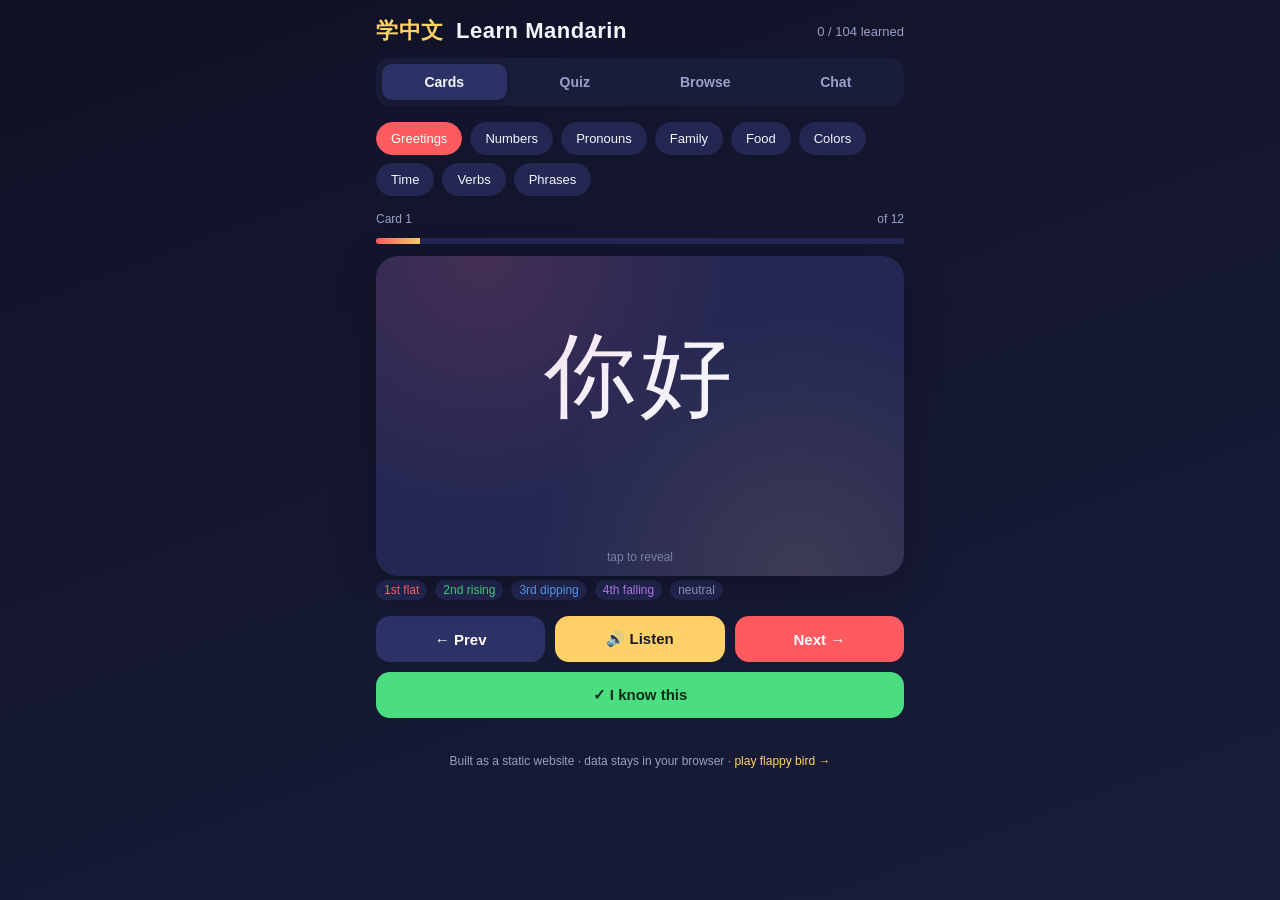
<file: index.html>
<!DOCTYPE html>
<html lang="en">
<head>
<meta charset="UTF-8" />
<meta name="viewport" content="width=device-width, initial-scale=1.0, maximum-scale=1.0, user-scalable=no, viewport-fit=cover" />
<meta name="apple-mobile-web-app-capable" content="yes" />
<meta name="mobile-web-app-capable" content="yes" />
<meta name="theme-color" content="#0f1226" />
<meta name="description" content="Learn Mandarin Chinese with flashcards, quizzes, tone-colored pinyin, and native audio." />
<title>学中文 — Learn Mandarin</title>
<link rel="icon" href="data:image/svg+xml,%3Csvg xmlns='http://www.w3.org/2000/svg' viewBox='0 0 100 100'%3E%3Ctext y='.9em' font-size='90'%3E%E5%AD%A6%3C/text%3E%3C/svg%3E" />
<link rel="stylesheet" href="styles.css" />
</head>
<body>
<div class="app">
  <header>
    <h1><span class="zh">学中文</span> Learn Mandarin</h1>
    <div class="stats" id="stats">0 / 0</div>
  </header>

  <div class="tabs">
    <button class="tab active" data-panel="learn">Cards</button>
    <button class="tab" data-panel="quiz">Quiz</button>
    <button class="tab" data-panel="browse">Browse</button>
    <button class="tab" data-panel="chat">Chat</button>
  </div>

  <div class="category-row" id="categoryRow"></div>

  <div class="panel active" id="panel-learn">
    <div class="progress-label">
      <span id="learnPos">Card 1</span>
      <span id="learnTotal">of 0</span>
    </div>
    <div class="progress-bar"><div class="progress-fill" id="learnProgress" style="width:0%"></div></div>

    <div class="flash-card" id="flashCard">
      <div class="hanzi" id="flHanzi">—</div>
      <div class="pinyin" id="flPinyin"></div>
      <div class="english" id="flEnglish"></div>
      <div class="hint" id="flHint">tap to reveal</div>
    </div>

    <div class="tone-legend">
      <span class="tone-1">1st flat</span>
      <span class="tone-2">2nd rising</span>
      <span class="tone-3">3rd dipping</span>
      <span class="tone-4">4th falling</span>
      <span class="tone-5">neutral</span>
    </div>

    <div class="controls">
      <button class="btn btn-prev" id="btnPrev">← Prev</button>
      <button class="btn btn-audio" id="btnSpeak">🔊 Listen</button>
      <button class="btn btn-next" id="btnNext">Next →</button>
      <button class="btn btn-known btn-full" id="btnKnown">✓ I know this</button>
    </div>
  </div>

  <div class="panel" id="panel-quiz">
    <div class="quiz-score">
      <div><div class="num" id="qCorrect">0</div><div class="lbl">Correct</div></div>
      <div><div class="num" id="qWrong">0</div><div class="lbl">Wrong</div></div>
      <div><div class="num" id="qStreak">0</div><div class="lbl">Streak</div></div>
    </div>

    <div class="quiz-prompt">
      <div class="quiz-q-label" id="quizLabel">Choose the meaning</div>
      <div class="quiz-q" id="quizQ">—</div>
    </div>

    <div class="quiz-options" id="quizOptions"></div>
    <div class="quiz-feedback" id="quizFeedback"></div>
  </div>

  <div class="panel" id="panel-browse">
    <div class="vocab-list" id="vocabList"></div>
  </div>

  <div class="panel" id="panel-chat">
    <div class="chat-toolbar">
      <div class="chat-status" id="chatStatus">—</div>
      <div class="chat-toolbar-buttons">
        <button class="icon-btn" id="chatClearBtn" title="Clear conversation" aria-label="Clear">🗑</button>
        <button class="icon-btn" id="chatSettingsBtn" title="Settings" aria-label="Settings">⚙</button>
      </div>
    </div>
    <div class="chat-thread" id="chatThread"></div>
    <div class="chat-input-row">
      <input type="text" id="chatInput" placeholder="Type in Chinese, pinyin, or English…" autocomplete="off" />
      <button class="btn btn-next" id="chatSend">Send</button>
    </div>
  </div>

  <div class="modal" id="chatSettings" aria-hidden="true">
    <div class="modal-card">
      <div class="modal-header">
        <h3>Chat settings</h3>
        <button class="icon-btn" id="settingsClose" aria-label="Close">✕</button>
      </div>
      <label class="field">
        <span>Anthropic API key</span>
        <input type="password" id="apiKeyInput" placeholder="sk-ant-…" autocomplete="off" />
        <small>Stored only in this browser. Sent only to api.anthropic.com.</small>
      </label>
      <label class="field">
        <span>Model</span>
        <select id="modelSelect"></select>
      </label>
      <label class="field">
        <span>Level</span>
        <select id="levelSelect"></select>
      </label>
      <div class="modal-actions">
        <button class="btn btn-next btn-full" id="settingsSave">Save</button>
      </div>
    </div>
  </div>

  <footer>
    Built as a static website &middot; data stays in your browser &middot;
    <a href="flappy.html">play flappy bird →</a>
  </footer>
</div>

<div class="toast" id="toast"></div>

<script src="vocab.js"></script>
<script src="app.js"></script>
<script src="chat.js"></script>
</body>
</html>
</file>
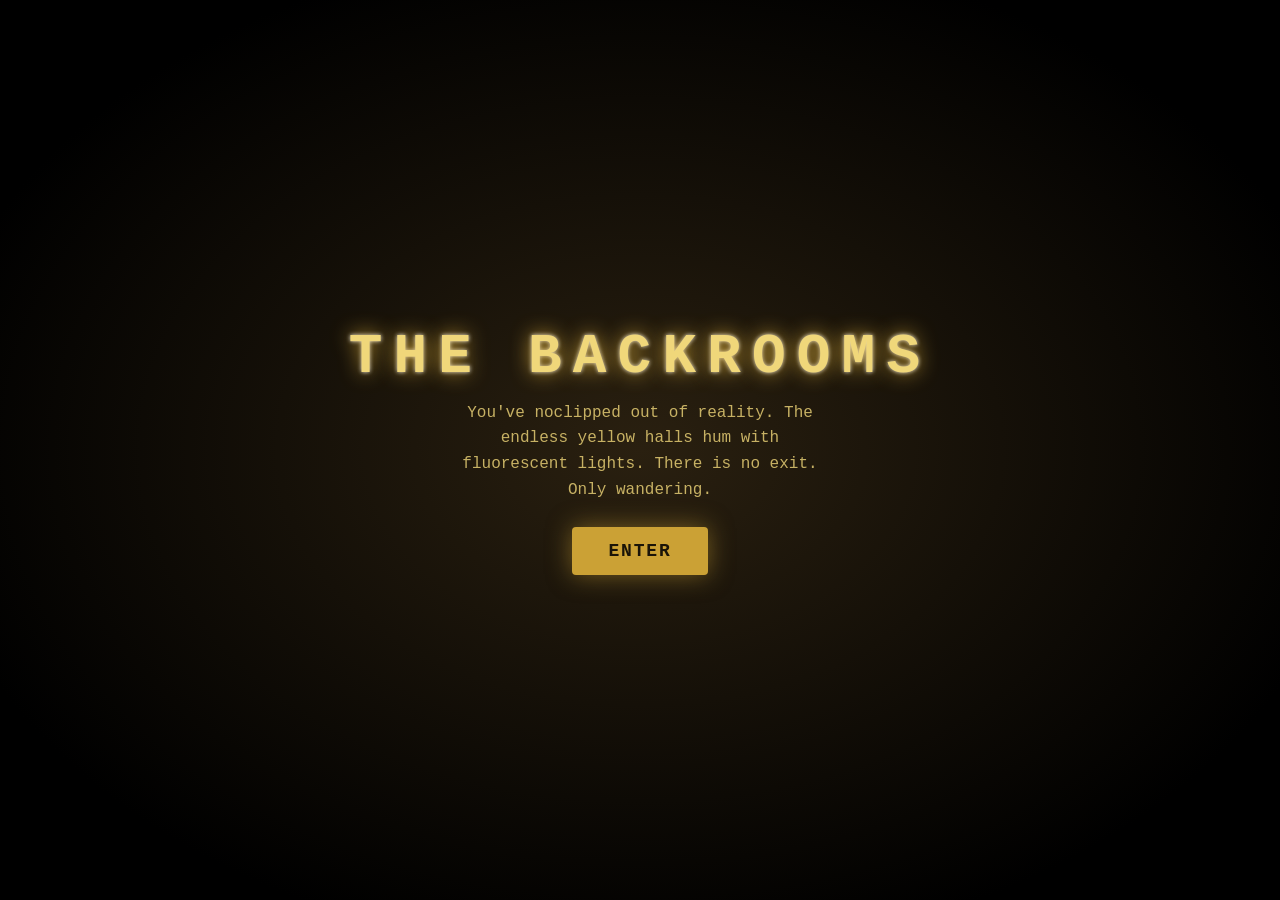
<file: backrooms.html>
<!DOCTYPE html>
<html lang="en">
<head>
<meta charset="UTF-8">
<meta name="viewport" content="width=device-width, initial-scale=1.0, maximum-scale=1.0, user-scalable=no, viewport-fit=cover">
<meta name="apple-mobile-web-app-capable" content="yes">
<meta name="mobile-web-app-capable" content="yes">
<meta name="apple-mobile-web-app-status-bar-style" content="black-translucent">
<meta name="theme-color" content="#cba135">
<title>The Backrooms</title>
<style>
  * { margin: 0; padding: 0; box-sizing: border-box; -webkit-tap-highlight-color: transparent; }
  html, body {
    width: 100%; height: 100%;
    overflow: hidden;
    background: #000;
    color: #f0d77a;
    font-family: "Courier New", monospace;
    touch-action: none;
    user-select: none;
    -webkit-user-select: none;
    overscroll-behavior: none;
  }
  #game {
    position: fixed; inset: 0;
    width: 100vw; height: 100vh;
    image-rendering: pixelated;
    image-rendering: crisp-edges;
    background: #1a1408;
  }
  #hud {
    position: fixed; inset: 0;
    pointer-events: none;
    z-index: 5;
  }
  #stats {
    position: absolute;
    top: max(12px, env(safe-area-inset-top));
    left: max(12px, env(safe-area-inset-left));
    font-size: 12px;
    color: rgba(240, 215, 122, 0.7);
    text-shadow: 1px 1px 0 #000;
    line-height: 1.4;
  }
  #hint {
    position: absolute;
    bottom: max(20px, env(safe-area-inset-bottom));
    left: 50%;
    transform: translateX(-50%);
    font-size: 11px;
    color: rgba(240, 215, 122, 0.5);
    text-shadow: 1px 1px 0 #000;
    text-align: center;
    transition: opacity 1s;
  }
  #joy {
    position: absolute;
    width: 100px; height: 100px;
    border: 2px solid rgba(240, 215, 122, 0.4);
    border-radius: 50%;
    pointer-events: none;
    display: none;
    transform: translate(-50%, -50%);
  }
  #joy::after {
    content: "";
    position: absolute;
    width: 40px; height: 40px;
    background: rgba(240, 215, 122, 0.4);
    border-radius: 50%;
    top: 50%; left: 50%;
    transform: translate(calc(-50% + var(--dx, 0px)), calc(-50% + var(--dy, 0px)));
  }
  #joy.show { display: block; }
  #overlay {
    position: fixed; inset: 0;
    background: radial-gradient(ellipse at center, #2a2010 0%, #000 80%);
    color: #f0d77a;
    z-index: 10;
    display: flex;
    flex-direction: column;
    align-items: center;
    justify-content: center;
    padding: 20px;
    text-align: center;
    transition: opacity 0.6s;
  }
  #overlay.hide { opacity: 0; pointer-events: none; }
  #overlay h1 {
    font-size: clamp(28px, 8vw, 56px);
    letter-spacing: 0.2em;
    margin-bottom: 12px;
    text-shadow: 0 0 20px #cba135, 0 0 4px #fff;
  }
  #overlay p {
    font-size: clamp(12px, 3.5vw, 16px);
    max-width: 380px;
    line-height: 1.6;
    opacity: 0.8;
    margin-bottom: 24px;
  }
  #overlay button {
    background: #cba135;
    border: none;
    color: #1a1408;
    padding: 14px 36px;
    font-size: 18px;
    font-family: inherit;
    font-weight: bold;
    letter-spacing: 0.1em;
    cursor: pointer;
    border-radius: 4px;
    box-shadow: 0 0 24px rgba(203, 161, 53, 0.5);
  }
  #overlay button:active { transform: scale(0.96); }
  #crosshair {
    position: absolute;
    top: 50%; left: 50%;
    width: 4px; height: 4px;
    background: rgba(240, 215, 122, 0.4);
    border-radius: 50%;
    transform: translate(-50%, -50%);
  }
</style>
</head>
<body>
<canvas id="game"></canvas>
<div id="hud">
  <div id="stats">THE BACKROOMS<br><span id="depth">DEPTH: 0m</span></div>
  <div id="crosshair"></div>
  <div id="hint">LEFT: move &middot; RIGHT: look</div>
</div>
<div id="joy"></div>
<div id="overlay">
  <h1>THE&nbsp;BACKROOMS</h1>
  <p>You've noclipped out of reality. The endless yellow halls hum with fluorescent lights. There is no exit. Only wandering.</p>
  <button id="enter">ENTER</button>
</div>
<script>
(() => {
  const W = 320, H = 200;
  const MAP_SIZE = 48;
  const FOV = 0.66;
  const FOG_DIST = 9;

  const canvas = document.getElementById('game');
  canvas.width = W; canvas.height = H;
  const ctx = canvas.getContext('2d');
  ctx.imageSmoothingEnabled = false;

  // ---- Map generation ----
  const map = new Uint8Array(MAP_SIZE * MAP_SIZE);
  function cell(x, y) {
    if (x < 0 || y < 0 || x >= MAP_SIZE || y >= MAP_SIZE) return 1;
    return map[y * MAP_SIZE + x];
  }
  function setCell(x, y, v) {
    if (x >= 0 && y >= 0 && x < MAP_SIZE && y < MAP_SIZE) map[y * MAP_SIZE + x] = v;
  }

  function genMap() {
    map.fill(0);
    // border
    for (let i = 0; i < MAP_SIZE; i++) {
      setCell(i, 0, 1); setCell(i, MAP_SIZE - 1, 1);
      setCell(0, i, 1); setCell(MAP_SIZE - 1, i, 1);
    }
    // long wall segments (corridors)
    for (let i = 0; i < 80; i++) {
      const x = 2 + (Math.random() * (MAP_SIZE - 4)) | 0;
      const y = 2 + (Math.random() * (MAP_SIZE - 4)) | 0;
      const len = 3 + (Math.random() * 7) | 0;
      const horiz = Math.random() < 0.5;
      for (let j = 0; j < len; j++) {
        const cx = horiz ? x + j : x;
        const cy = horiz ? y : y + j;
        if (cx > 0 && cx < MAP_SIZE - 1 && cy > 0 && cy < MAP_SIZE - 1) setCell(cx, cy, 1);
      }
      // gap (doorway)
      if (len > 4) {
        const g = 1 + (Math.random() * (len - 2)) | 0;
        if (horiz) setCell(x + g, y, 0);
        else setCell(x, y + g, 0);
      }
    }
    // pillars
    for (let i = 0; i < 60; i++) {
      const x = 2 + (Math.random() * (MAP_SIZE - 4)) | 0;
      const y = 2 + (Math.random() * (MAP_SIZE - 4)) | 0;
      setCell(x, y, 1);
    }
    // clear spawn area 5x5
    for (let y = 1; y <= 5; y++) for (let x = 1; x <= 5; x++) setCell(x, y, 0);
  }
  genMap();

  // ---- Textures ----
  const TS = 64;
  function buildTex(fn) {
    const data = new Uint8ClampedArray(TS * TS * 4);
    for (let y = 0; y < TS; y++) {
      for (let x = 0; x < TS; x++) {
        const i = (y * TS + x) * 4;
        const c = fn(x, y);
        data[i] = c[0]; data[i + 1] = c[1]; data[i + 2] = c[2]; data[i + 3] = 255;
      }
    }
    return data;
  }

  const wallTex = buildTex((x, y) => {
    let r = 215, g = 175, b = 80;
    // horizontal seams every 16
    if (y % 16 === 0) { r = 130; g = 100; b = 45; }
    // vertical seams (offset row to row, brick-like)
    const off = ((y / 16) | 0) % 2 ? 16 : 0;
    if ((x + off) % 32 === 0) { r = 130; g = 100; b = 45; }
    // scuff/stain spots
    const sx = x - 28, sy = y - 44;
    if (sx * sx + sy * sy < 20) { r -= 40; g -= 30; b -= 15; }
    // grain noise
    const n = (Math.random() - 0.5) * 22;
    return [r + n, g + n, b + n];
  });

  const floorTex = buildTex((x, y) => {
    let r = 165, g = 130, b = 60;
    // subtle stripe pattern (carpet weave)
    if ((x ^ y) & 1) { r -= 8; g -= 6; b -= 3; }
    // stains
    if (((x * 7 + y * 11) % 53) < 4) { r -= 30; g -= 25; b -= 12; }
    const n = (Math.random() - 0.5) * 18;
    return [r + n, g + n, b + n];
  });

  const ceilTex = buildTex((x, y) => {
    // ceiling tile grid 16x16
    const tx = x % 16, ty = y % 16;
    let r = 218, g = 205, b = 155;
    if (tx === 0 || ty === 0) { r = 150; g = 135; b = 90; }
    // light fixtures: bright strip
    const cx = x % 64, cy = y % 64;
    if (cy >= 6 && cy <= 10 && cx >= 12 && cx <= 52) {
      r = 255; g = 252; b = 220;
    }
    if ((cy === 5 || cy === 11) && cx >= 11 && cx <= 53) {
      r = 200; g = 180; b = 130;
    }
    const n = (Math.random() - 0.5) * 12;
    return [r + n, g + n, b + n];
  });

  // ---- Player ----
  const player = { x: 2.5, y: 2.5, angle: 0.3 };
  let dirX, dirY, planeX, planeY;
  function updateDir() {
    dirX = Math.cos(player.angle);
    dirY = Math.sin(player.angle);
    planeX = -Math.sin(player.angle) * FOV;
    planeY = Math.cos(player.angle) * FOV;
  }
  updateDir();

  let flicker = 1;
  let totalDist = 0;

  // ---- Render ----
  const imgData = ctx.createImageData(W, H);
  const px = imgData.data;
  const halfH = H / 2;

  function castFrame() {
    // Floor + ceiling per row
    const rdx0 = dirX - planeX, rdy0 = dirY - planeY;
    const rdx1 = dirX + planeX, rdy1 = dirY + planeY;

    for (let y = 0; y < H; y++) {
      const isFloor = y >= halfH;
      const p = isFloor ? y - halfH : halfH - y;
      if (p === 0) continue;
      const rowDist = halfH / p;
      const fog = Math.min(1, rowDist / FOG_DIST);
      const fogStr = fog * fog;
      const fogInv = 1 - fogStr;

      const stepX = rowDist * (rdx1 - rdx0) / W;
      const stepY = rowDist * (rdy1 - rdy0) / W;
      let fx = player.x + rowDist * rdx0;
      let fy = player.y + rowDist * rdy0;

      const tex = isFloor ? floorTex : ceilTex;
      const ceilLight = isFloor ? 1 : flicker;

      let pi = y * W * 4;
      for (let x = 0; x < W; x++) {
        const tx = ((fx * TS) | 0) & (TS - 1);
        const ty = ((fy * TS) | 0) & (TS - 1);
        const ti = (ty * TS + tx) * 4;
        const r = (tex[ti] * ceilLight) * fogInv + 18 * fogStr;
        const g = (tex[ti + 1] * ceilLight) * fogInv + 16 * fogStr;
        const b = (tex[ti + 2] * ceilLight) * fogInv + 8 * fogStr;
        px[pi] = r;
        px[pi + 1] = g;
        px[pi + 2] = b;
        px[pi + 3] = 255;
        pi += 4;
        fx += stepX;
        fy += stepY;
      }
    }

    // Walls per column
    for (let x = 0; x < W; x++) {
      const cameraX = 2 * x / W - 1;
      const rdx = dirX + planeX * cameraX;
      const rdy = dirY + planeY * cameraX;

      let mx = player.x | 0, my = player.y | 0;
      const ddx = rdx === 0 ? 1e30 : Math.abs(1 / rdx);
      const ddy = rdy === 0 ? 1e30 : Math.abs(1 / rdy);
      let stepX, stepY, sdx, sdy;

      if (rdx < 0) { stepX = -1; sdx = (player.x - mx) * ddx; }
      else { stepX = 1; sdx = (mx + 1 - player.x) * ddx; }
      if (rdy < 0) { stepY = -1; sdy = (player.y - my) * ddy; }
      else { stepY = 1; sdy = (my + 1 - player.y) * ddy; }

      let side = 0, hit = 0;
      for (let i = 0; i < 80 && !hit; i++) {
        if (sdx < sdy) { sdx += ddx; mx += stepX; side = 0; }
        else { sdy += ddy; my += stepY; side = 1; }
        if (cell(mx, my) === 1) hit = 1;
      }
      if (!hit) continue;

      const dist = side === 0 ? sdx - ddx : sdy - ddy;
      if (dist <= 0) continue;
      const lineH = (H / dist) | 0;
      const drawStartF = -lineH / 2 + halfH;
      const drawEndF = lineH / 2 + halfH;
      const drawStart = drawStartF < 0 ? 0 : drawStartF | 0;
      const drawEnd = drawEndF >= H ? H : drawEndF | 0;

      let wallX = side === 0 ? player.y + dist * rdy : player.x + dist * rdx;
      wallX -= Math.floor(wallX);
      let texX = (wallX * TS) | 0;
      if (side === 0 && rdx > 0) texX = TS - texX - 1;
      if (side === 1 && rdy < 0) texX = TS - texX - 1;

      const fog = Math.min(1, dist / FOG_DIST);
      const fogStr = fog * fog;
      const fogInv = 1 - fogStr;
      const shade = side === 0 ? 1 : 0.72;

      const step = TS / lineH;
      let texPos = (drawStart - drawStartF) * step;

      for (let y = drawStart; y < drawEnd; y++) {
        const ty = ((texPos) | 0) & (TS - 1);
        texPos += step;
        const ti = (ty * TS + texX) * 4;
        const r = wallTex[ti] * shade * fogInv + 18 * fogStr;
        const g = wallTex[ti + 1] * shade * fogInv + 16 * fogStr;
        const b = wallTex[ti + 2] * shade * fogInv + 8 * fogStr;
        const pi = (y * W + x) * 4;
        px[pi] = r;
        px[pi + 1] = g;
        px[pi + 2] = b;
        px[pi + 3] = 255;
      }
    }

    ctx.putImageData(imgData, 0, 0);

    // Vignette overlay (drawn after)
    const grd = ctx.createRadialGradient(W / 2, H / 2, H / 4, W / 2, H / 2, H * 0.75);
    grd.addColorStop(0, 'rgba(0,0,0,0)');
    grd.addColorStop(1, 'rgba(0,0,0,0.55)');
    ctx.fillStyle = grd;
    ctx.fillRect(0, 0, W, H);
  }

  // ---- Movement / collision ----
  function tryMove(nx, ny) {
    const r = 0.18;
    const cx = nx > player.x ? nx + r : nx - r;
    const cy = ny > player.y ? ny + r : ny - r;
    if (cell(cx | 0, player.y | 0) === 0) player.x = nx;
    if (cell(player.x | 0, cy | 0) === 0) player.y = ny;
  }

  // ---- Input ----
  const keys = {};
  window.addEventListener('keydown', e => {
    keys[e.code] = true;
    if (['Space', 'ArrowUp', 'ArrowDown', 'ArrowLeft', 'ArrowRight'].includes(e.code)) e.preventDefault();
  });
  window.addEventListener('keyup', e => { keys[e.code] = false; });

  let joyId = null, joySX = 0, joySY = 0, joyDx = 0, joyDy = 0;
  let lookId = null, lookLX = 0;
  const joyEl = document.getElementById('joy');

  function showJoy(sx, sy, dx, dy) {
    joyEl.classList.add('show');
    joyEl.style.left = sx + 'px';
    joyEl.style.top = sy + 'px';
    joyEl.style.setProperty('--dx', dx + 'px');
    joyEl.style.setProperty('--dy', dy + 'px');
  }
  function hideJoy() { joyEl.classList.remove('show'); }

  function onTouchStart(e) {
    e.preventDefault();
    for (const t of e.changedTouches) {
      if (t.clientX < window.innerWidth / 2 && joyId === null) {
        joyId = t.identifier;
        joySX = t.clientX; joySY = t.clientY;
        joyDx = 0; joyDy = 0;
        showJoy(joySX, joySY, 0, 0);
      } else if (lookId === null) {
        lookId = t.identifier;
        lookLX = t.clientX;
      }
    }
  }
  function onTouchMove(e) {
    e.preventDefault();
    for (const t of e.changedTouches) {
      if (t.identifier === joyId) {
        const dx = t.clientX - joySX;
        const dy = t.clientY - joySY;
        const max = 50;
        const d = Math.hypot(dx, dy);
        const f = d > max ? max / d : 1;
        joyDx = dx * f / max;
        joyDy = dy * f / max;
        showJoy(joySX, joySY, dx * f, dy * f);
      } else if (t.identifier === lookId) {
        const dx = t.clientX - lookLX;
        player.angle += dx * 0.005;
        updateDir();
        lookLX = t.clientX;
      }
    }
  }
  function onTouchEnd(e) {
    for (const t of e.changedTouches) {
      if (t.identifier === joyId) { joyId = null; joyDx = 0; joyDy = 0; hideJoy(); }
      if (t.identifier === lookId) { lookId = null; }
    }
  }
  canvas.addEventListener('touchstart', onTouchStart, { passive: false });
  canvas.addEventListener('touchmove', onTouchMove, { passive: false });
  canvas.addEventListener('touchend', onTouchEnd);
  canvas.addEventListener('touchcancel', onTouchEnd);

  // mouse for desktop
  let mouseDown = false, mouseLX = 0;
  canvas.addEventListener('mousedown', e => { mouseDown = true; mouseLX = e.clientX; });
  window.addEventListener('mouseup', () => { mouseDown = false; });
  window.addEventListener('mousemove', e => {
    if (!mouseDown) return;
    player.angle += (e.clientX - mouseLX) * 0.005;
    mouseLX = e.clientX;
    updateDir();
  });

  // ---- Audio: ambient hum ----
  let audioStarted = false;
  function startAudio() {
    if (audioStarted) return;
    audioStarted = true;
    try {
      const AC = window.AudioContext || window.webkitAudioContext;
      const ac = new AC();
      // 60Hz hum + faint higher harmonic
      const o1 = ac.createOscillator(); o1.type = 'sine'; o1.frequency.value = 60;
      const o2 = ac.createOscillator(); o2.type = 'sine'; o2.frequency.value = 120;
      const g1 = ac.createGain(); g1.gain.value = 0.05;
      const g2 = ac.createGain(); g2.gain.value = 0.015;
      const lp = ac.createBiquadFilter(); lp.type = 'lowpass'; lp.frequency.value = 600;
      o1.connect(g1); o2.connect(g2);
      g1.connect(lp); g2.connect(lp);
      lp.connect(ac.destination);
      o1.start(); o2.start();
    } catch (e) {}
  }

  // ---- Game loop ----
  let lastTime = performance.now();
  let flickerTimer = 0;

  function update(dt) {
    const moveSpeed = 2.4 * dt;
    const rotSpeed = 2.5 * dt;

    let mf = 0, ms = 0;
    if (keys['KeyW'] || keys['ArrowUp']) mf += 1;
    if (keys['KeyS'] || keys['ArrowDown']) mf -= 1;
    if (keys['KeyA']) ms -= 1;
    if (keys['KeyD']) ms += 1;
    if (keys['ArrowLeft']) { player.angle -= rotSpeed; updateDir(); }
    if (keys['ArrowRight']) { player.angle += rotSpeed; updateDir(); }

    mf -= joyDy;
    ms += joyDx;

    if (mf || ms) {
      const len = Math.hypot(mf, ms);
      const nmf = mf / len, nms = ms / len;
      const sx = -planeX / FOV, sy = -planeY / FOV;
      const ox = player.x, oy = player.y;
      const nx = player.x + (dirX * nmf + sx * nms) * moveSpeed;
      const ny = player.y + (dirY * nmf + sy * nms) * moveSpeed;
      tryMove(nx, ny);
      totalDist += Math.hypot(player.x - ox, player.y - oy);
    }

    // light flicker
    flickerTimer += dt;
    if (flickerTimer > 0.05) {
      flickerTimer = 0;
      flicker = Math.random() < 0.04 ? (0.55 + Math.random() * 0.3) : (0.95 + Math.random() * 0.05);
    }
  }

  const depthEl = document.getElementById('depth');
  let frameCount = 0;
  function loop(now) {
    const dt = Math.min(0.05, (now - lastTime) / 1000);
    lastTime = now;
    update(dt);
    castFrame();
    frameCount++;
    if ((frameCount & 7) === 0) {
      depthEl.textContent = 'DEPTH: ' + (totalDist * 1.5 | 0) + 'm';
    }
    requestAnimationFrame(loop);
  }

  // ---- Start ----
  const overlay = document.getElementById('overlay');
  const hint = document.getElementById('hint');
  document.getElementById('enter').addEventListener('click', () => {
    overlay.classList.add('hide');
    startAudio();
    setTimeout(() => { hint.style.opacity = '0'; }, 5000);
    requestAnimationFrame(now => { lastTime = now; loop(now); });
  });
})();
</script>
</body>
</html>
</file>
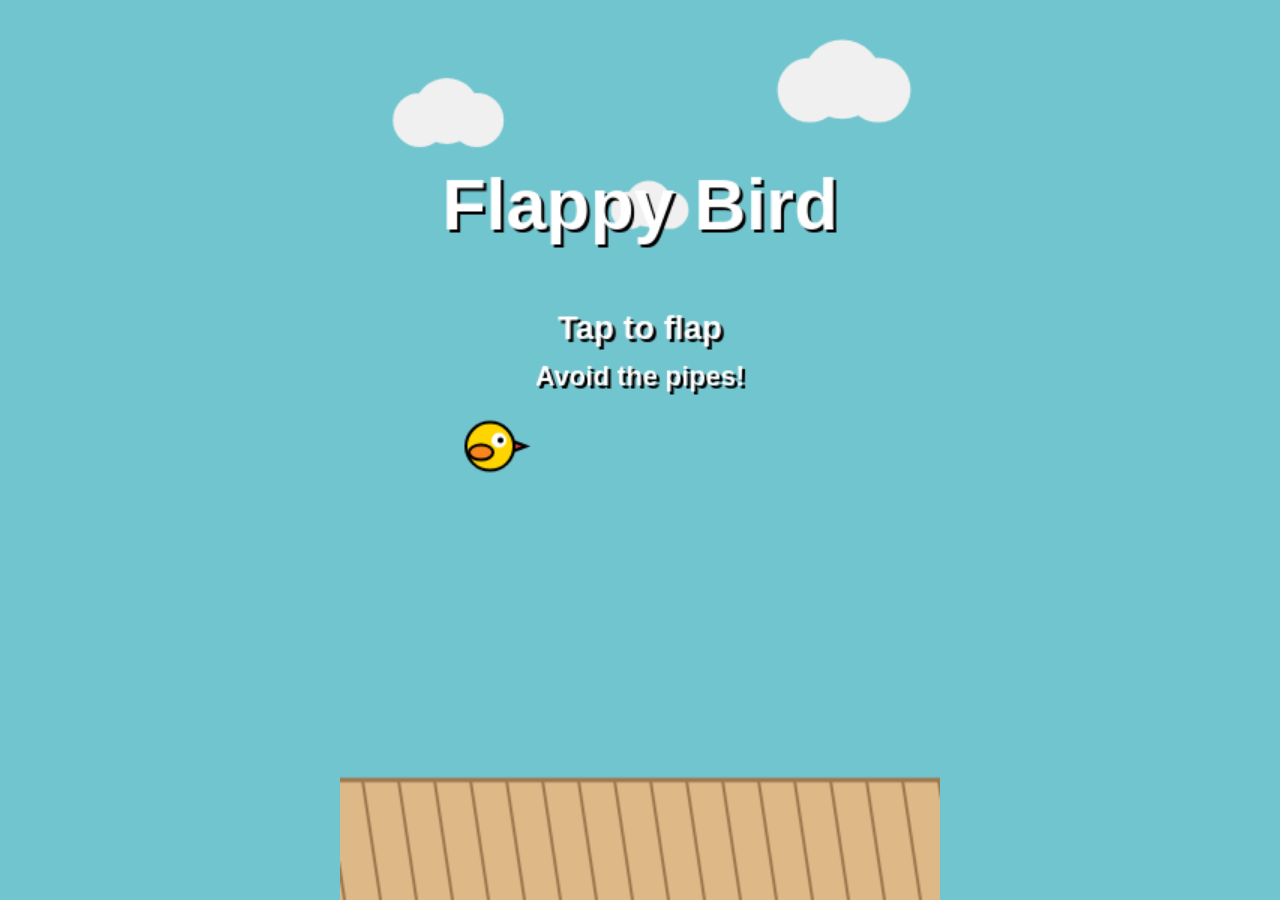
<file: flappy.html>
<!DOCTYPE html>
<html lang="en">
<head>
<meta charset="UTF-8">
<meta name="viewport" content="width=device-width, initial-scale=1.0, maximum-scale=1.0, user-scalable=no, viewport-fit=cover">
<meta name="apple-mobile-web-app-capable" content="yes">
<meta name="mobile-web-app-capable" content="yes">
<meta name="apple-mobile-web-app-status-bar-style" content="black-translucent">
<meta name="theme-color" content="#71c5cf">
<title>Flappy Bird</title>
<style>
  * { margin: 0; padding: 0; box-sizing: border-box; -webkit-tap-highlight-color: transparent; }
  html, body {
    width: 100%; height: 100%;
    overflow: hidden;
    background: #71c5cf;
    touch-action: none;
    user-select: none;
    -webkit-user-select: none;
    overscroll-behavior: none;
  }
  body {
    display: flex;
    align-items: center;
    justify-content: center;
    font-family: -apple-system, BlinkMacSystemFont, "Segoe UI", Arial, sans-serif;
  }
  canvas {
    display: block;
    background: #71c5cf;
    touch-action: none;
    max-width: 100vw;
    max-height: 100vh;
  }
</style>
</head>
<body>
<canvas id="game"></canvas>
<script>
(() => {
  const canvas = document.getElementById('game');
  const ctx = canvas.getContext('2d');

  const BASE_W = 400;
  const BASE_H = 600;
  const GROUND_HEIGHT = 80;
  const GRAVITY = 0.5;
  const FLAP_STRENGTH = -9;
  const PIPE_SPEED = 3;
  const PIPE_GAP = 150;
  const PIPE_WIDTH = 60;
  const PIPE_INTERVAL = 1500;

  let scale = 1;
  function resize() {
    const dpr = window.devicePixelRatio || 1;
    const ww = window.innerWidth;
    const wh = window.innerHeight;
    const ratio = BASE_W / BASE_H;
    let cw, ch;
    if (ww / wh > ratio) {
      ch = wh;
      cw = wh * ratio;
    } else {
      cw = ww;
      ch = ww / ratio;
    }
    canvas.style.width = cw + 'px';
    canvas.style.height = ch + 'px';
    canvas.width = BASE_W * dpr;
    canvas.height = BASE_H * dpr;
    ctx.setTransform(dpr, 0, 0, dpr, 0, 0);
  }
  window.addEventListener('resize', resize);
  resize();

  const HIGH_SCORE_KEY = 'flappyBirdHighScore';
  let highScore = parseInt(localStorage.getItem(HIGH_SCORE_KEY) || '0', 10);

  const bird = {
    x: BASE_W / 4, y: BASE_H / 2,
    r: 16, vy: 0, rot: 0,
    reset() { this.x = BASE_W / 4; this.y = BASE_H / 2; this.vy = 0; this.rot = 0; },
    flap() { this.vy = FLAP_STRENGTH; },
    update() { this.vy += GRAVITY; this.y += this.vy; this.rot = Math.max(-25, Math.min(this.vy * 4, 80)); },
    rect() { return { x: this.x - this.r + 2, y: this.y - this.r + 2, w: this.r * 2 - 4, h: this.r * 2 - 4 }; },
    draw() {
      ctx.save();
      ctx.translate(this.x, this.y);
      ctx.rotate(this.rot * Math.PI / 180);
      // body
      ctx.fillStyle = '#ffd500';
      ctx.beginPath();
      ctx.arc(0, 0, this.r, 0, Math.PI * 2);
      ctx.fill();
      ctx.lineWidth = 2;
      ctx.strokeStyle = '#000';
      ctx.stroke();
      // wing
      ctx.fillStyle = '#fc861e';
      ctx.beginPath();
      ctx.ellipse(-6, 4, 8, 5, 0, 0, Math.PI * 2);
      ctx.fill();
      ctx.stroke();
      // eye
      ctx.fillStyle = '#fff';
      ctx.beginPath();
      ctx.arc(6, -4, 5, 0, Math.PI * 2);
      ctx.fill();
      ctx.fillStyle = '#000';
      ctx.beginPath();
      ctx.arc(7, -4, 2, 0, Math.PI * 2);
      ctx.fill();
      // beak
      ctx.fillStyle = '#dc3c3c';
      ctx.beginPath();
      ctx.moveTo(this.r, -3);
      ctx.lineTo(this.r + 8, 0);
      ctx.lineTo(this.r, 3);
      ctx.closePath();
      ctx.fill();
      ctx.stroke();
      ctx.restore();
    }
  };

  let pipes = [];
  function spawnPipe() {
    const gapY = 100 + Math.random() * (BASE_H - GROUND_HEIGHT - 200 - PIPE_GAP);
    pipes.push({ x: BASE_W + 20, gapY, passed: false });
  }
  function updatePipes() {
    for (const p of pipes) p.x -= PIPE_SPEED;
    pipes = pipes.filter(p => p.x + PIPE_WIDTH > 0);
  }
  function drawPipes() {
    for (const p of pipes) {
      // top
      ctx.fillStyle = '#73bf2c';
      ctx.fillRect(p.x, 0, PIPE_WIDTH, p.gapY);
      ctx.strokeStyle = '#579121';
      ctx.lineWidth = 3;
      ctx.strokeRect(p.x, 0, PIPE_WIDTH, p.gapY);
      // bottom
      const by = p.gapY + PIPE_GAP;
      const bh = BASE_H - GROUND_HEIGHT - by;
      ctx.fillStyle = '#73bf2c';
      ctx.fillRect(p.x, by, PIPE_WIDTH, bh);
      ctx.strokeRect(p.x, by, PIPE_WIDTH, bh);
      // caps
      ctx.fillStyle = '#73bf2c';
      ctx.fillRect(p.x - 4, p.gapY - 24, PIPE_WIDTH + 8, 24);
      ctx.strokeRect(p.x - 4, p.gapY - 24, PIPE_WIDTH + 8, 24);
      ctx.fillRect(p.x - 4, by, PIPE_WIDTH + 8, 24);
      ctx.strokeRect(p.x - 4, by, PIPE_WIDTH + 8, 24);
    }
  }
  function rectsCollide(a, b) {
    return a.x < b.x + b.w && a.x + a.w > b.x && a.y < b.y + b.h && a.y + a.h > b.y;
  }
  function checkPipeCollision() {
    const br = bird.rect();
    for (const p of pipes) {
      const top = { x: p.x, y: 0, w: PIPE_WIDTH, h: p.gapY };
      const bot = { x: p.x, y: p.gapY + PIPE_GAP, w: PIPE_WIDTH, h: BASE_H - GROUND_HEIGHT - (p.gapY + PIPE_GAP) };
      if (rectsCollide(br, top) || rectsCollide(br, bot)) return true;
    }
    return false;
  }

  const clouds = [
    { x: 80, y: 80, s: 1.0 },
    { x: 220, y: 140, s: 0.7 },
    { x: 340, y: 60, s: 1.2 },
  ];
  function updateClouds() {
    for (const c of clouds) {
      c.x -= 0.4;
      if (c.x < -80) { c.x = BASE_W + 40; c.y = 40 + Math.random() * 160; }
    }
  }
  function drawClouds() {
    ctx.fillStyle = '#f0f0f0';
    for (const c of clouds) {
      ctx.beginPath();
      ctx.arc(c.x, c.y, 18 * c.s, 0, Math.PI * 2);
      ctx.arc(c.x + 18 * c.s, c.y - 6 * c.s, 22 * c.s, 0, Math.PI * 2);
      ctx.arc(c.x + 38 * c.s, c.y, 18 * c.s, 0, Math.PI * 2);
      ctx.fill();
    }
  }

  let groundOffset = 0;
  function drawGround() {
    const gy = BASE_H - GROUND_HEIGHT;
    ctx.fillStyle = '#deb887';
    ctx.fillRect(0, gy, BASE_W, GROUND_HEIGHT);
    ctx.strokeStyle = '#a07850';
    ctx.lineWidth = 2;
    const sw = 24;
    for (let i = -1; i < BASE_W / sw + 2; i++) {
      const x = i * sw - (groundOffset % sw);
      ctx.beginPath();
      ctx.moveTo(x, gy);
      ctx.lineTo(x + sw / 2, gy + GROUND_HEIGHT);
      ctx.stroke();
    }
    ctx.lineWidth = 3;
    ctx.beginPath();
    ctx.moveTo(0, gy);
    ctx.lineTo(BASE_W, gy);
    ctx.stroke();
  }

  function drawText(text, size, x, y, color = '#fff', shadow = true) {
    ctx.font = `bold ${size}px -apple-system, Arial, sans-serif`;
    ctx.textAlign = 'center';
    ctx.textBaseline = 'middle';
    if (shadow) {
      ctx.fillStyle = '#000';
      ctx.fillText(text, x + 2, y + 2);
    }
    ctx.fillStyle = color;
    ctx.fillText(text, x, y);
  }

  let state = 'start';
  let score = 0;
  let spawnTimer = 0;
  let lastTime = performance.now();

  function action() {
    if (state === 'start') { state = 'playing'; bird.flap(); }
    else if (state === 'playing') { bird.flap(); }
    else if (state === 'gameover') {
      bird.reset(); pipes = []; score = 0; spawnTimer = 0; state = 'start';
    }
  }

  function onTap(e) { e.preventDefault(); action(); }
  canvas.addEventListener('touchstart', onTap, { passive: false });
  canvas.addEventListener('mousedown', onTap);
  window.addEventListener('keydown', e => {
    if (e.code === 'Space' || e.code === 'ArrowUp') { e.preventDefault(); action(); }
  });

  function loop(now) {
    const dt = now - lastTime;
    lastTime = now;

    updateClouds();

    if (state === 'playing') {
      bird.update();
      groundOffset += PIPE_SPEED;
      spawnTimer += dt;
      if (spawnTimer >= PIPE_INTERVAL) { spawnPipe(); spawnTimer = 0; }
      updatePipes();
      for (const p of pipes) {
        if (!p.passed && p.x + PIPE_WIDTH < bird.x) { p.passed = true; score++; }
      }
      if (checkPipeCollision()) {
        state = 'gameover';
        if (score > highScore) { highScore = score; localStorage.setItem(HIGH_SCORE_KEY, score); }
      }
      if (bird.y + bird.r >= BASE_H - GROUND_HEIGHT) {
        bird.y = BASE_H - GROUND_HEIGHT - bird.r;
        state = 'gameover';
        if (score > highScore) { highScore = score; localStorage.setItem(HIGH_SCORE_KEY, score); }
      }
      if (bird.y - bird.r < 0) { bird.y = bird.r; bird.vy = 0; }
    } else if (state === 'start') {
      bird.y = BASE_H / 2 + Math.sin(now / 200) * 8;
      groundOffset += PIPE_SPEED;
    } else if (state === 'gameover') {
      if (bird.y + bird.r < BASE_H - GROUND_HEIGHT) {
        bird.vy += GRAVITY;
        bird.y += bird.vy;
        bird.rot = Math.min(bird.rot + 5, 90);
      } else {
        bird.y = BASE_H - GROUND_HEIGHT - bird.r;
      }
    }

    // sky
    ctx.fillStyle = '#71c5cf';
    ctx.fillRect(0, 0, BASE_W, BASE_H);
    drawClouds();
    drawPipes();
    drawGround();
    bird.draw();

    if (state === 'start') {
      drawText('Flappy Bird', 48, BASE_W / 2, 140);
      drawText('Tap to flap', 22, BASE_W / 2, 220);
      drawText('Avoid the pipes!', 18, BASE_W / 2, 252);
      if (highScore > 0) drawText('Best: ' + highScore, 18, BASE_W / 2, 285);
    } else if (state === 'playing') {
      drawText(String(score), 56, BASE_W / 2, 70);
    } else if (state === 'gameover') {
      drawText('Game Over', 48, BASE_W / 2, 180);
      drawText('Score: ' + score, 28, BASE_W / 2, 240);
      drawText('Best: ' + highScore, 24, BASE_W / 2, 275);
      drawText('Tap to restart', 22, BASE_W / 2, 330);
    }

    requestAnimationFrame(loop);
  }
  requestAnimationFrame(loop);
})();
</script>
</body>
</html>
</file>
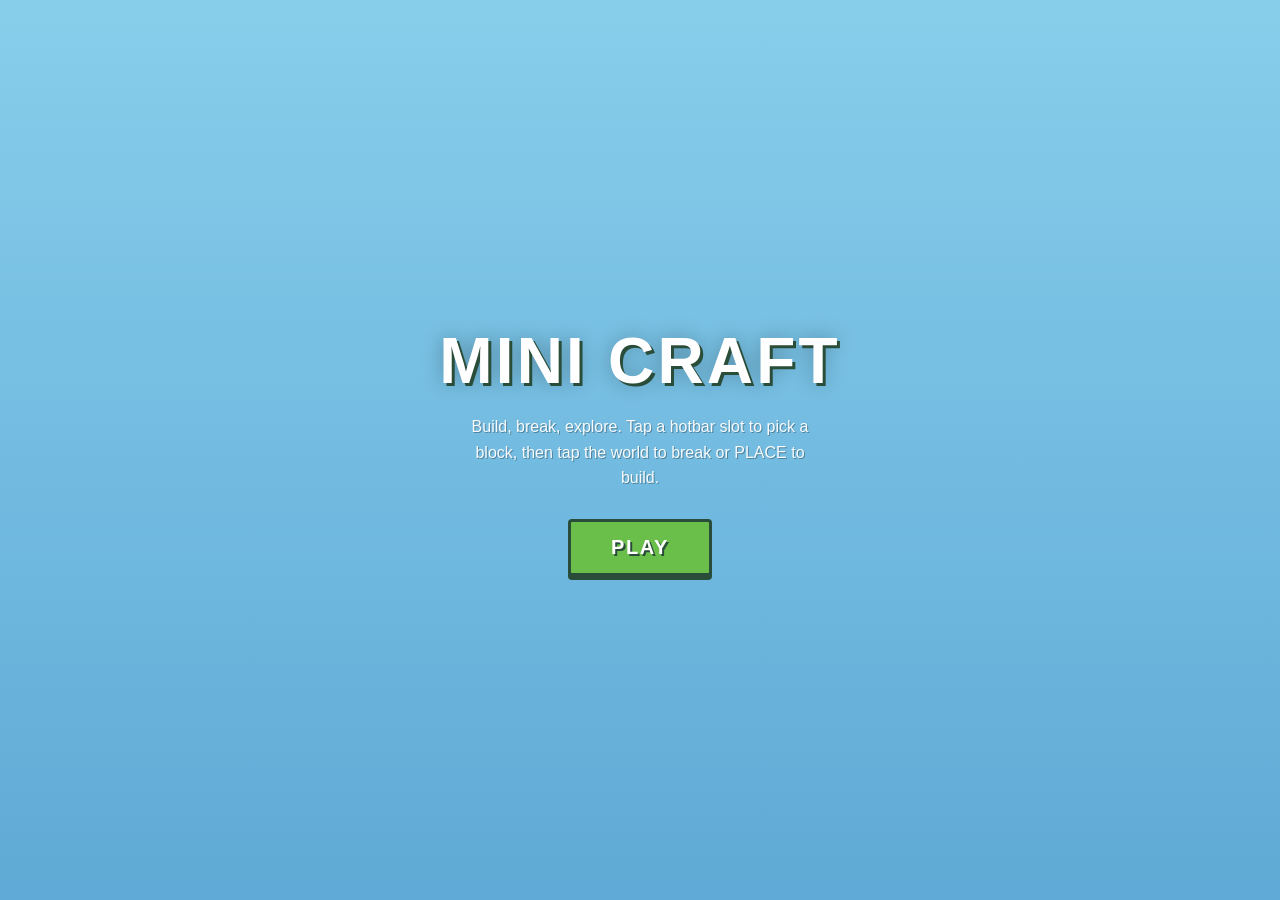
<file: minicraft.html>
<!DOCTYPE html>
<html lang="en">
<head>
<meta charset="UTF-8">
<meta name="viewport" content="width=device-width, initial-scale=1.0, maximum-scale=1.0, user-scalable=no, viewport-fit=cover">
<meta name="apple-mobile-web-app-capable" content="yes">
<meta name="mobile-web-app-capable" content="yes">
<meta name="apple-mobile-web-app-status-bar-style" content="black-translucent">
<meta name="theme-color" content="#87ceeb">
<title>Mini Craft</title>
<style>
  * { margin: 0; padding: 0; box-sizing: border-box; -webkit-tap-highlight-color: transparent; }
  html, body {
    width: 100%; height: 100%;
    overflow: hidden;
    background: #87ceeb;
    font-family: -apple-system, BlinkMacSystemFont, "Segoe UI", Arial, sans-serif;
    touch-action: none;
    user-select: none;
    -webkit-user-select: none;
    overscroll-behavior: none;
    color: #fff;
  }
  #game { position: fixed; inset: 0; width: 100vw; height: 100vh; display: block; }
  #hud { position: fixed; inset: 0; pointer-events: none; z-index: 5; }
  #crosshair {
    position: absolute; top: 50%; left: 50%;
    width: 18px; height: 18px;
    transform: translate(-50%, -50%);
    pointer-events: none;
  }
  #crosshair::before, #crosshair::after {
    content: ""; position: absolute;
    background: rgba(255,255,255,0.85);
    box-shadow: 0 0 2px rgba(0,0,0,0.6);
  }
  #crosshair::before { top: 50%; left: 0; right: 0; height: 2px; transform: translateY(-50%); }
  #crosshair::after { left: 50%; top: 0; bottom: 0; width: 2px; transform: translateX(-50%); }

  #hotbar {
    position: absolute;
    bottom: max(14px, env(safe-area-inset-bottom));
    left: 50%;
    transform: translateX(-50%);
    display: flex;
    gap: 4px;
    padding: 4px;
    background: rgba(0,0,0,0.4);
    border-radius: 6px;
    pointer-events: auto;
  }
  .slot {
    width: 44px; height: 44px;
    background: rgba(255,255,255,0.15);
    border: 2px solid rgba(255,255,255,0.25);
    border-radius: 4px;
    display: flex; align-items: center; justify-content: center;
    overflow: hidden;
    position: relative;
  }
  .slot.sel { border-color: #fff; box-shadow: 0 0 0 2px rgba(255,255,255,0.4) inset; }
  .slot canvas { width: 100%; height: 100%; image-rendering: pixelated; }
  .slot .num {
    position: absolute; top: 1px; left: 3px;
    font-size: 10px;
    color: rgba(255,255,255,0.7);
    text-shadow: 1px 1px 0 #000;
  }

  .btn {
    position: absolute;
    width: 64px; height: 64px;
    background: rgba(255,255,255,0.2);
    border: 2px solid rgba(255,255,255,0.35);
    border-radius: 50%;
    display: flex; align-items: center; justify-content: center;
    color: #fff;
    font-size: 13px; font-weight: bold;
    text-shadow: 1px 1px 0 #000;
    pointer-events: auto;
    backdrop-filter: blur(2px);
  }
  .btn:active { background: rgba(255,255,255,0.4); }
  #jumpBtn { right: max(20px, env(safe-area-inset-right)); bottom: 90px; }
  #placeBtn { right: max(94px, calc(env(safe-area-inset-right) + 84px)); bottom: 90px; }
  #breakBtn { right: max(20px, env(safe-area-inset-right)); bottom: 164px; }

  #joy {
    position: absolute;
    width: 110px; height: 110px;
    border: 2px solid rgba(255,255,255,0.4);
    border-radius: 50%;
    pointer-events: none;
    display: none;
    transform: translate(-50%, -50%);
  }
  #joy::after {
    content: "";
    position: absolute;
    width: 46px; height: 46px;
    background: rgba(255,255,255,0.45);
    border-radius: 50%;
    top: 50%; left: 50%;
    transform: translate(calc(-50% + var(--dx, 0px)), calc(-50% + var(--dy, 0px)));
  }
  #joy.show { display: block; }

  #hint {
    position: absolute;
    top: max(14px, env(safe-area-inset-top));
    left: 50%;
    transform: translateX(-50%);
    font-size: 11px;
    color: rgba(255,255,255,0.85);
    text-shadow: 1px 1px 0 #000;
    background: rgba(0,0,0,0.3);
    padding: 4px 10px;
    border-radius: 4px;
    transition: opacity 1s;
  }

  #overlay {
    position: fixed; inset: 0;
    background: linear-gradient(180deg, #87ceeb 0%, #5fa9d6 100%);
    z-index: 10;
    display: flex;
    flex-direction: column;
    align-items: center;
    justify-content: center;
    padding: 20px;
    text-align: center;
    transition: opacity 0.5s;
  }
  #overlay.hide { opacity: 0; pointer-events: none; }
  #overlay h1 {
    font-size: clamp(36px, 9vw, 64px);
    color: #fff;
    text-shadow: 3px 3px 0 #2a4d3a, 0 0 20px rgba(0,0,0,0.3);
    letter-spacing: 0.05em;
    margin-bottom: 16px;
  }
  #overlay p {
    font-size: clamp(13px, 3.5vw, 16px);
    max-width: 360px;
    line-height: 1.6;
    color: rgba(255,255,255,0.95);
    text-shadow: 1px 1px 0 rgba(0,0,0,0.3);
    margin-bottom: 28px;
  }
  #overlay button {
    background: #6abf4b;
    border: 3px solid #2a4d3a;
    color: #fff;
    padding: 14px 40px;
    font-size: 20px;
    font-family: inherit;
    font-weight: bold;
    letter-spacing: 0.08em;
    cursor: pointer;
    border-radius: 4px;
    box-shadow: 0 4px 0 #2a4d3a;
    text-shadow: 2px 2px 0 #2a4d3a;
  }
  #overlay button:active { transform: translateY(2px); box-shadow: 0 2px 0 #2a4d3a; }

  #loading {
    position: fixed; top: 50%; left: 50%;
    transform: translate(-50%, -50%);
    color: #fff; font-size: 14px;
    text-shadow: 1px 1px 0 #000;
    z-index: 9;
  }
</style>
<script type="importmap">
{ "imports": { "three": "https://esm.sh/three@0.160.0" } }
</script>
</head>
<body>
<canvas id="game"></canvas>
<div id="hud">
  <div id="hint">LEFT: move &middot; RIGHT: look &middot; tap block to break</div>
  <div id="crosshair"></div>
  <div id="hotbar"></div>
  <div id="breakBtn" class="btn">BREAK</div>
  <div id="placeBtn" class="btn">PLACE</div>
  <div id="jumpBtn" class="btn">JUMP</div>
</div>
<div id="joy"></div>
<div id="loading">Loading...</div>
<div id="overlay">
  <h1>MINI CRAFT</h1>
  <p>Build, break, explore. Tap a hotbar slot to pick a block, then tap the world to break or PLACE to build.</p>
  <button id="enter">PLAY</button>
</div>

<script type="module">
import * as THREE from 'three';

document.getElementById('loading').style.display = 'none';

// ============ World ============
const SX = 32, SY = 24, SZ = 32;
const BLOCK = { AIR: 0, GRASS: 1, DIRT: 2, STONE: 3, WOOD: 4, LEAVES: 5, SAND: 6, PLANK: 7, COBBLE: 8 };
const blocks = new Uint8Array(SX * SY * SZ);

function bi(x, y, z) { return x + y * SX + z * SX * SY; }
function getBlock(x, y, z) {
  if (x < 0 || y < 0 || z < 0 || x >= SX || y >= SY || z >= SZ) return 0;
  return blocks[bi(x, y, z)];
}
function setBlock(x, y, z, v) {
  if (x < 0 || y < 0 || z < 0 || x >= SX || y >= SY || z >= SZ) return;
  blocks[bi(x, y, z)] = v;
}

function genWorld() {
  // Heightmap from layered sines (no noise lib needed)
  for (let z = 0; z < SZ; z++) for (let x = 0; x < SX; x++) {
    const h = Math.floor(
      8 +
      Math.sin(x * 0.32) * 1.6 +
      Math.cos(z * 0.28) * 1.6 +
      Math.sin((x + z) * 0.18) * 2.2 +
      Math.cos((x - z) * 0.12) * 1.4
    );
    const top = Math.max(2, Math.min(SY - 4, h));
    for (let y = 0; y < top - 3; y++) setBlock(x, y, z, BLOCK.STONE);
    for (let y = Math.max(0, top - 3); y < top; y++) setBlock(x, y, z, BLOCK.DIRT);
    setBlock(x, top, z, top <= 4 ? BLOCK.SAND : BLOCK.GRASS);
  }
  // Trees
  for (let i = 0; i < 7; i++) {
    const tx = 4 + (Math.random() * (SX - 8)) | 0;
    const tz = 4 + (Math.random() * (SZ - 8)) | 0;
    let ty = -1;
    for (let y = SY - 1; y >= 0; y--) if (getBlock(tx, y, tz) === BLOCK.GRASS) { ty = y + 1; break; }
    if (ty < 0) continue;
    const trunk = 3 + ((Math.random() * 2) | 0);
    for (let h = 0; h < trunk; h++) setBlock(tx, ty + h, tz, BLOCK.WOOD);
    for (let lx = -2; lx <= 2; lx++)
      for (let lz = -2; lz <= 2; lz++)
        for (let ly = trunk - 1; ly <= trunk + 1; ly++) {
          const d = Math.abs(lx) + Math.abs(lz) + Math.abs(ly - trunk);
          if (d <= 3 && (lx || lz || ly !== trunk - 1)) {
            if (getBlock(tx + lx, ty + ly, tz + lz) === 0) setBlock(tx + lx, ty + ly, tz + lz, BLOCK.LEAVES);
          }
        }
    setBlock(tx, ty + trunk, tz, BLOCK.LEAVES);
  }
}
genWorld();

// ============ Texture Atlas ============
const TS = 16;
const ATLAS_COLS = 4;
const ATLAS_ROWS = 3;
const atlasCanvas = document.createElement('canvas');
atlasCanvas.width = ATLAS_COLS * TS;
atlasCanvas.height = ATLAS_ROWS * TS;
const actx = atlasCanvas.getContext('2d');

function fillTile(idx, fn) {
  const tx = idx % ATLAS_COLS, ty = (idx / ATLAS_COLS) | 0;
  const im = actx.createImageData(TS, TS);
  for (let y = 0; y < TS; y++) for (let x = 0; x < TS; x++) {
    const c = fn(x, y);
    const i = (y * TS + x) * 4;
    im.data[i] = Math.max(0, Math.min(255, c[0]));
    im.data[i+1] = Math.max(0, Math.min(255, c[1]));
    im.data[i+2] = Math.max(0, Math.min(255, c[2]));
    im.data[i+3] = 255;
  }
  actx.putImageData(im, tx * TS, ty * TS);
}
const rnd = () => (Math.random() - 0.5);

// 0: grass top
fillTile(0, () => { const n = rnd() * 30; return [85 + n, 165 + n, 60 + n]; });
// 1: grass side
fillTile(1, (x, y) => {
  if (y < 4) { const n = rnd() * 28; return [85 + n, 165 + n, 60 + n]; }
  const n = rnd() * 22; return [134 + n, 96 + n, 67 + n];
});
// 2: dirt
fillTile(2, () => { const n = rnd() * 26; return [134 + n, 96 + n, 67 + n]; });
// 3: stone
fillTile(3, (x, y) => {
  let g = 130 + rnd() * 24;
  if ((x * 31 + y * 17) % 23 < 3) g -= 25;
  return [g, g, g];
});
// 4: wood top (rings)
fillTile(4, (x, y) => {
  const cx = x - 7.5, cy = y - 7.5;
  const r = Math.sqrt(cx*cx + cy*cy);
  const ring = Math.sin(r * 1.4) * 12;
  const n = rnd() * 14;
  return [100 + ring + n, 70 + ring * 0.7 + n, 40 + ring * 0.4 + n];
});
// 5: wood side (vertical grain)
fillTile(5, (x, y) => {
  const grain = Math.sin(x * 1.3) * 18 + ((x % 4 === 0) ? -10 : 0);
  const n = rnd() * 10;
  return [110 + grain + n, 78 + grain * 0.6 + n, 44 + grain * 0.3 + n];
});
// 6: leaves
fillTile(6, () => {
  const n = rnd() * 40;
  return [50 + n, 110 + n, 45 + n];
});
// 7: sand
fillTile(7, () => {
  const n = rnd() * 22;
  return [220 + n, 200 + n, 130 + n];
});
// 8: planks
fillTile(8, (x, y) => {
  const board = ((y / 4) | 0) % 2 === 0 ? 0 : 8;
  const seam = (y % 4 === 0) ? -25 : 0;
  const vseam = ((x + board * 2) % 8 === 0) ? -20 : 0;
  const n = rnd() * 8;
  return [180 + seam + vseam + n, 140 + seam + vseam + n, 80 + seam + vseam + n];
});
// 9: cobblestone
fillTile(9, (x, y) => {
  const cx = (x % 8) - 4, cy = (y % 8) - 4;
  const r = cx * cx + cy * cy;
  let g = 130;
  if (r > 10) g = 100;
  if (r > 14) g = 75;
  const n = rnd() * 16;
  return [g + n, g + n, g + n];
});

const blockTiles = {
  [BLOCK.GRASS]:   { top: 0, side: 1, bottom: 2 },
  [BLOCK.DIRT]:    { top: 2, side: 2, bottom: 2 },
  [BLOCK.STONE]:   { top: 3, side: 3, bottom: 3 },
  [BLOCK.WOOD]:    { top: 4, side: 5, bottom: 4 },
  [BLOCK.LEAVES]:  { top: 6, side: 6, bottom: 6 },
  [BLOCK.SAND]:    { top: 7, side: 7, bottom: 7 },
  [BLOCK.PLANK]:   { top: 8, side: 8, bottom: 8 },
  [BLOCK.COBBLE]:  { top: 9, side: 9, bottom: 9 },
};

function uvForTile(idx) {
  const tx = idx % ATLAS_COLS, ty = (idx / ATLAS_COLS) | 0;
  return [tx / ATLAS_COLS, ty / ATLAS_ROWS, (tx + 1) / ATLAS_COLS, (ty + 1) / ATLAS_ROWS];
}

// ============ Three.js ============
const canvas = document.getElementById('game');
const renderer = new THREE.WebGLRenderer({ canvas, antialias: false });
renderer.setPixelRatio(Math.min(window.devicePixelRatio, 2));
renderer.setSize(window.innerWidth, window.innerHeight, false);

const scene = new THREE.Scene();
scene.background = new THREE.Color(0x87ceeb);
scene.fog = new THREE.Fog(0x87ceeb, 22, 55);

const camera = new THREE.PerspectiveCamera(75, window.innerWidth / window.innerHeight, 0.1, 200);
camera.rotation.order = 'YXZ';

const ambient = new THREE.AmbientLight(0xffffff, 0.65);
scene.add(ambient);
const sun = new THREE.DirectionalLight(0xfff5d6, 0.85);
sun.position.set(0.5, 1, 0.3);
scene.add(sun);

const atlasTex = new THREE.CanvasTexture(atlasCanvas);
atlasTex.magFilter = THREE.NearestFilter;
atlasTex.minFilter = THREE.NearestFilter;
atlasTex.wrapS = atlasTex.wrapT = THREE.ClampToEdgeWrapping;
atlasTex.generateMipmaps = false;

const worldMat = new THREE.MeshLambertMaterial({ map: atlasTex });

// Faces: outward normal + CCW verts + uv corners (in local 0..1, mapped to atlas tile)
const FACES = [
  { dir:[ 0, 1, 0], k:'top',    v:[[0,1,0],[0,1,1],[1,1,1],[1,1,0]], u:[[0,0],[0,1],[1,1],[1,0]] },
  { dir:[ 0,-1, 0], k:'bottom', v:[[0,0,0],[1,0,0],[1,0,1],[0,0,1]], u:[[0,0],[1,0],[1,1],[0,1]] },
  { dir:[ 1, 0, 0], k:'side',   v:[[1,0,0],[1,1,0],[1,1,1],[1,0,1]], u:[[0,1],[0,0],[1,0],[1,1]] },
  { dir:[-1, 0, 0], k:'side',   v:[[0,0,0],[0,0,1],[0,1,1],[0,1,0]], u:[[1,1],[0,1],[0,0],[1,0]] },
  { dir:[ 0, 0, 1], k:'side',   v:[[0,0,1],[1,0,1],[1,1,1],[0,1,1]], u:[[0,1],[1,1],[1,0],[0,0]] },
  { dir:[ 0, 0,-1], k:'side',   v:[[0,0,0],[0,1,0],[1,1,0],[1,0,0]], u:[[1,1],[1,0],[0,0],[0,1]] },
];

let worldMesh = null;
function buildMesh() {
  const positions = [], normals = [], uvs = [], indices = [];
  let vc = 0;
  for (let y = 0; y < SY; y++) for (let z = 0; z < SZ; z++) for (let x = 0; x < SX; x++) {
    const b = getBlock(x, y, z);
    if (b === 0) continue;
    const tiles = blockTiles[b];
    for (const f of FACES) {
      const nx = x + f.dir[0], ny = y + f.dir[1], nz = z + f.dir[2];
      const nb = getBlock(nx, ny, nz);
      if (nb !== 0) continue;
      const [u0, v0, u1, v1] = uvForTile(tiles[f.k]);
      for (let i = 0; i < 4; i++) {
        positions.push(x + f.v[i][0], y + f.v[i][1], z + f.v[i][2]);
        normals.push(f.dir[0], f.dir[1], f.dir[2]);
        const lu = f.u[i][0], lv = f.u[i][1];
        uvs.push(u0 + lu * (u1 - u0), v0 + lv * (v1 - v0));
      }
      indices.push(vc, vc + 1, vc + 2, vc, vc + 2, vc + 3);
      vc += 4;
    }
  }
  const geom = new THREE.BufferGeometry();
  geom.setAttribute('position', new THREE.Float32BufferAttribute(positions, 3));
  geom.setAttribute('normal', new THREE.Float32BufferAttribute(normals, 3));
  geom.setAttribute('uv', new THREE.Float32BufferAttribute(uvs, 2));
  geom.setIndex(indices);
  return geom;
}

function rebuildMesh() {
  if (worldMesh) {
    worldMesh.geometry.dispose();
    scene.remove(worldMesh);
  }
  worldMesh = new THREE.Mesh(buildMesh(), worldMat);
  scene.add(worldMesh);
}
rebuildMesh();

// Selection wireframe
const selectionGeom = new THREE.BoxGeometry(1.005, 1.005, 1.005);
const selection = new THREE.LineSegments(
  new THREE.EdgesGeometry(selectionGeom),
  new THREE.LineBasicMaterial({ color: 0x000000, transparent: true, opacity: 0.6 })
);
selection.visible = false;
scene.add(selection);

// ============ Player ============
const player = {
  pos: new THREE.Vector3(SX/2, SY, SZ/2),
  vel: new THREE.Vector3(),
  yaw: 0, pitch: -0.2,
  width: 0.55, height: 1.75, eye: 1.6,
  onGround: false,
};
// Spawn on top of terrain
{
  const sx = (SX/2) | 0, sz = (SZ/2) | 0;
  for (let y = SY - 1; y >= 0; y--) if (getBlock(sx, y, sz) !== 0) {
    player.pos.set(sx + 0.5, y + 1.01, sz + 0.5);
    break;
  }
}

function isSolid(x, y, z) {
  const b = getBlock(x, y, z);
  return b !== 0;
}

function collides(px, py, pz) {
  const r = player.width / 2;
  const x0 = Math.floor(px - r), x1 = Math.floor(px + r - 1e-4);
  const y0 = Math.floor(py),     y1 = Math.floor(py + player.height - 1e-4);
  const z0 = Math.floor(pz - r), z1 = Math.floor(pz + r - 1e-4);
  for (let y = y0; y <= y1; y++)
    for (let z = z0; z <= z1; z++)
      for (let x = x0; x <= x1; x++)
        if (isSolid(x, y, z)) return true;
  return false;
}

function moveAxis(axis, delta) {
  if (delta === 0) return;
  const np = player.pos.clone();
  np[axis] += delta;
  if (!collides(np.x, np.y, np.z)) {
    player.pos[axis] = np[axis];
  } else {
    if (axis === 'y') {
      if (delta < 0) player.onGround = true;
      player.vel.y = 0;
    } else {
      player.vel[axis] = 0;
    }
  }
}

// ============ Input ============
const keys = {};
window.addEventListener('keydown', e => {
  keys[e.code] = true;
  if (e.code === 'Space') e.preventDefault();
  if (e.code.startsWith('Digit')) {
    const n = parseInt(e.code.slice(5)) - 1;
    if (n >= 0 && n < hotbarBlocks.length) selectSlot(n);
  }
});
window.addEventListener('keyup', e => { keys[e.code] = false; });

// Mouse (desktop)
let mouseDown = false;
canvas.addEventListener('mousedown', e => {
  if (e.button === 0) { mouseDown = true; mouseDragX = e.clientX; mouseDragY = e.clientY; mouseMoved = false; }
});
let mouseDragX = 0, mouseDragY = 0, mouseMoved = false;
window.addEventListener('mousemove', e => {
  if (!mouseDown) return;
  const dx = e.clientX - mouseDragX;
  const dy = e.clientY - mouseDragY;
  if (Math.abs(dx) + Math.abs(dy) > 4) mouseMoved = true;
  player.yaw -= dx * 0.004;
  player.pitch -= dy * 0.004;
  player.pitch = Math.max(-1.55, Math.min(1.55, player.pitch));
  mouseDragX = e.clientX; mouseDragY = e.clientY;
});
window.addEventListener('mouseup', e => {
  if (e.button === 0 && mouseDown && !mouseMoved) breakTargetBlock();
  mouseDown = false;
});
canvas.addEventListener('contextmenu', e => { e.preventDefault(); placeTargetBlock(); });

// Touch
let joyId = null, joySX = 0, joySY = 0, joyDx = 0, joyDy = 0;
let lookId = null, lookLX = 0, lookLY = 0, lookSX = 0, lookSY = 0, lookT = 0, lookMoved = false;
const joyEl = document.getElementById('joy');

function showJoy(sx, sy, dx, dy) {
  joyEl.classList.add('show');
  joyEl.style.left = sx + 'px';
  joyEl.style.top = sy + 'px';
  joyEl.style.setProperty('--dx', dx + 'px');
  joyEl.style.setProperty('--dy', dy + 'px');
}
function hideJoy() { joyEl.classList.remove('show'); }

canvas.addEventListener('touchstart', e => {
  e.preventDefault();
  for (const t of e.changedTouches) {
    if (t.clientX < window.innerWidth / 2 && joyId === null) {
      joyId = t.identifier;
      joySX = t.clientX; joySY = t.clientY;
      joyDx = 0; joyDy = 0;
      showJoy(joySX, joySY, 0, 0);
    } else if (lookId === null) {
      lookId = t.identifier;
      lookSX = lookLX = t.clientX;
      lookSY = lookLY = t.clientY;
      lookT = performance.now();
      lookMoved = false;
    }
  }
}, { passive: false });

canvas.addEventListener('touchmove', e => {
  e.preventDefault();
  for (const t of e.changedTouches) {
    if (t.identifier === joyId) {
      const dx = t.clientX - joySX;
      const dy = t.clientY - joySY;
      const max = 55;
      const d = Math.hypot(dx, dy);
      const f = d > max ? max / d : 1;
      joyDx = dx * f / max;
      joyDy = dy * f / max;
      showJoy(joySX, joySY, dx * f, dy * f);
    } else if (t.identifier === lookId) {
      const dx = t.clientX - lookLX;
      const dy = t.clientY - lookLY;
      if (Math.abs(t.clientX - lookSX) + Math.abs(t.clientY - lookSY) > 8) lookMoved = true;
      player.yaw -= dx * 0.005;
      player.pitch -= dy * 0.005;
      player.pitch = Math.max(-1.55, Math.min(1.55, player.pitch));
      lookLX = t.clientX; lookLY = t.clientY;
    }
  }
}, { passive: false });

function endTouch(e) {
  for (const t of e.changedTouches) {
    if (t.identifier === joyId) { joyId = null; joyDx = 0; joyDy = 0; hideJoy(); }
    if (t.identifier === lookId) {
      const dt = performance.now() - lookT;
      if (!lookMoved && dt < 300) breakTargetBlock();
      lookId = null;
    }
  }
}
canvas.addEventListener('touchend', endTouch);
canvas.addEventListener('touchcancel', endTouch);

// Buttons
let jumpRequested = false;
function btnDown(id, fn) {
  const el = document.getElementById(id);
  el.addEventListener('touchstart', e => { e.preventDefault(); e.stopPropagation(); fn(); }, { passive: false });
  el.addEventListener('mousedown', e => { e.preventDefault(); e.stopPropagation(); fn(); });
}
btnDown('jumpBtn', () => { jumpRequested = true; });
btnDown('placeBtn', () => placeTargetBlock());
btnDown('breakBtn', () => breakTargetBlock());

// ============ Hotbar ============
const hotbarBlocks = [BLOCK.GRASS, BLOCK.DIRT, BLOCK.STONE, BLOCK.PLANK, BLOCK.COBBLE, BLOCK.WOOD, BLOCK.LEAVES, BLOCK.SAND];
let selected = 0;

const hotbarEl = document.getElementById('hotbar');
function buildHotbar() {
  hotbarEl.innerHTML = '';
  hotbarBlocks.forEach((b, i) => {
    const slot = document.createElement('div');
    slot.className = 'slot' + (i === selected ? ' sel' : '');
    slot.dataset.idx = i;
    const c = document.createElement('canvas');
    c.width = TS; c.height = TS;
    const cx = c.getContext('2d');
    const tileIdx = blockTiles[b].side;
    const ax = (tileIdx % ATLAS_COLS) * TS;
    const ay = ((tileIdx / ATLAS_COLS) | 0) * TS;
    cx.imageSmoothingEnabled = false;
    cx.drawImage(atlasCanvas, ax, ay, TS, TS, 0, 0, TS, TS);
    slot.appendChild(c);
    const num = document.createElement('div');
    num.className = 'num';
    num.textContent = (i + 1);
    slot.appendChild(num);
    slot.addEventListener('click', () => selectSlot(i));
    slot.addEventListener('touchstart', e => { e.preventDefault(); e.stopPropagation(); selectSlot(i); }, { passive: false });
    hotbarEl.appendChild(slot);
  });
}
function selectSlot(i) {
  selected = i;
  [...hotbarEl.children].forEach((el, idx) => el.classList.toggle('sel', idx === selected));
}
buildHotbar();

// ============ Block targeting ============
const raycaster = new THREE.Raycaster();
raycaster.far = 6;
const center = new THREE.Vector2(0, 0);
let target = null; // { block: [x,y,z], place: [x,y,z] }

function updateTarget() {
  if (!worldMesh) { target = null; selection.visible = false; return; }
  raycaster.setFromCamera(center, camera);
  const hits = raycaster.intersectObject(worldMesh);
  if (hits.length === 0) { target = null; selection.visible = false; return; }
  const h = hits[0];
  const n = h.face.normal;
  const eps = 1e-4;
  const bx = Math.floor(h.point.x - n.x * eps);
  const by = Math.floor(h.point.y - n.y * eps);
  const bz = Math.floor(h.point.z - n.z * eps);
  const px = bx + Math.round(n.x);
  const py = by + Math.round(n.y);
  const pz = bz + Math.round(n.z);
  target = { block: [bx, by, bz], place: [px, py, pz] };
  selection.position.set(bx + 0.5, by + 0.5, bz + 0.5);
  selection.visible = true;
}

function breakTargetBlock() {
  if (!target) return;
  const [x, y, z] = target.block;
  if (getBlock(x, y, z) === 0) return;
  setBlock(x, y, z, 0);
  rebuildMesh();
  thump(180, 0.06);
}
function placeTargetBlock() {
  if (!target) return;
  const [x, y, z] = target.place;
  if (getBlock(x, y, z) !== 0) return;
  // don't place inside player
  const r = player.width / 2 + 0.02;
  const px = player.pos.x, py = player.pos.y, pz = player.pos.z;
  if (x + 1 > px - r && x < px + r &&
      y + 1 > py && y < py + player.height &&
      z + 1 > pz - r && z < pz + r) return;
  setBlock(x, y, z, hotbarBlocks[selected]);
  rebuildMesh();
  thump(280, 0.05);
}

// ============ Audio (tiny pop sound) ============
let audioCtx = null;
function ensureAudio() {
  if (audioCtx) return;
  try { audioCtx = new (window.AudioContext || window.webkitAudioContext)(); } catch (e) {}
}
function thump(freq, dur) {
  if (!audioCtx) return;
  const o = audioCtx.createOscillator();
  const g = audioCtx.createGain();
  o.type = 'square';
  o.frequency.value = freq;
  g.gain.value = 0.06;
  g.gain.setValueAtTime(0.06, audioCtx.currentTime);
  g.gain.exponentialRampToValueAtTime(0.0001, audioCtx.currentTime + dur);
  o.connect(g); g.connect(audioCtx.destination);
  o.start(); o.stop(audioCtx.currentTime + dur);
}

// ============ Game Loop ============
let last = performance.now();
function update(dt) {
  // movement input
  let mx = 0, mz = 0;
  if (keys['KeyW']) mz -= 1;
  if (keys['KeyS']) mz += 1;
  if (keys['KeyA']) mx -= 1;
  if (keys['KeyD']) mx += 1;
  mx += joyDx;
  mz += joyDy;
  if (Math.abs(mx) > 1 || Math.abs(mz) > 1) {
    const len = Math.hypot(mx, mz);
    mx /= len; mz /= len;
  }

  const speed = 4.4;
  // rotate by yaw (yaw=0 looks down -Z)
  const cosY = Math.cos(player.yaw), sinY = Math.sin(player.yaw);
  const wx = mx * cosY - mz * sinY;
  const wz = mz * cosY + mx * sinY;
  player.vel.x = wx * speed;
  player.vel.z = wz * speed;

  // gravity
  player.vel.y -= 26 * dt;
  if (player.vel.y < -40) player.vel.y = -40;

  // jump
  if ((keys['Space'] || jumpRequested) && player.onGround) {
    player.vel.y = 8.4;
    player.onGround = false;
  }
  jumpRequested = false;

  player.onGround = false;
  moveAxis('x', player.vel.x * dt);
  moveAxis('z', player.vel.z * dt);
  moveAxis('y', player.vel.y * dt);

  // fall safety
  if (player.pos.y < -10) {
    const sx = (SX/2) | 0, sz = (SZ/2) | 0;
    for (let y = SY - 1; y >= 0; y--) if (getBlock(sx, y, sz) !== 0) {
      player.pos.set(sx + 0.5, y + 1.01, sz + 0.5);
      player.vel.set(0, 0, 0);
      break;
    }
  }

  // camera
  camera.position.set(player.pos.x, player.pos.y + player.eye, player.pos.z);
  camera.rotation.y = player.yaw;
  camera.rotation.x = player.pitch;

  updateTarget();
}

function loop(now) {
  const dt = Math.min(0.05, (now - last) / 1000);
  last = now;
  update(dt);
  renderer.render(scene, camera);
  requestAnimationFrame(loop);
}

window.addEventListener('resize', () => {
  camera.aspect = window.innerWidth / window.innerHeight;
  camera.updateProjectionMatrix();
  renderer.setSize(window.innerWidth, window.innerHeight, false);
});

// ============ Start ============
const overlay = document.getElementById('overlay');
const hint = document.getElementById('hint');
document.getElementById('enter').addEventListener('click', () => {
  overlay.classList.add('hide');
  ensureAudio();
  setTimeout(() => { hint.style.opacity = '0'; }, 6000);
  last = performance.now();
  requestAnimationFrame(loop);
});
</script>
</body>
</html>
</file>
<file: styles.css>
:root {
  --bg: #0f1226;
  --bg-2: #1a1d3a;
  --card: #232752;
  --card-2: #2c3166;
  --text: #f4f5ff;
  --muted: #9aa0c7;
  --accent: #ff5a5f;
  --accent-2: #ffd166;
  --good: #4ade80;
  --bad: #f87171;
  --tone1: #ff6b6b;
  --tone2: #4ade80;
  --tone3: #60a5fa;
  --tone4: #c084fc;
  --tone5: #9aa0c7;
}
* { box-sizing: border-box; -webkit-tap-highlight-color: transparent; }
html, body {
  margin: 0; padding: 0;
  font-family: -apple-system, BlinkMacSystemFont, "Segoe UI", "PingFang SC",
               "Hiragino Sans GB", "Microsoft YaHei", Roboto, sans-serif;
  background: linear-gradient(160deg, var(--bg) 0%, var(--bg-2) 100%);
  color: var(--text);
  min-height: 100vh;
  overscroll-behavior: none;
}
a { color: var(--accent-2); }

.app {
  max-width: 560px;
  margin: 0 auto;
  padding: 16px 16px 60px;
}
header {
  display: flex; align-items: center; justify-content: space-between;
  margin-bottom: 12px;
}
header h1 {
  font-size: 22px; margin: 0; letter-spacing: 0.5px;
}
header h1 .zh { color: var(--accent-2); margin-right: 6px; }
.stats {
  font-size: 13px; color: var(--muted);
}
.tabs {
  display: grid; grid-template-columns: repeat(4, 1fr);
  gap: 6px; margin-bottom: 16px;
  background: var(--bg-2); padding: 6px; border-radius: 14px;
}
.tab {
  padding: 10px 8px; text-align: center;
  border: none; background: transparent; color: var(--muted);
  font-size: 14px; font-weight: 600; border-radius: 10px;
  cursor: pointer; transition: all .2s ease;
}
.tab.active {
  background: var(--card-2); color: var(--text);
  box-shadow: 0 2px 8px rgba(0,0,0,0.2);
}
.panel { display: none; }
.panel.active { display: block; animation: fade .25s ease; }
@keyframes fade { from { opacity: 0; transform: translateY(4px); } to { opacity: 1; transform: none; } }

.category-row {
  display: flex; gap: 8px; flex-wrap: wrap;
  margin-bottom: 16px;
}
.chip {
  padding: 8px 14px; border-radius: 999px;
  background: var(--card); color: var(--text);
  border: 1px solid transparent; font-size: 13px;
  cursor: pointer; user-select: none;
  transition: all .15s ease;
}
.chip:hover { background: var(--card-2); }
.chip.active {
  background: var(--accent); color: #fff;
  border-color: var(--accent);
}

.flash-card {
  background: var(--card);
  border-radius: 22px;
  padding: 28px 20px;
  min-height: 320px;
  display: flex; flex-direction: column; align-items: center; justify-content: center;
  position: relative;
  box-shadow: 0 10px 40px rgba(0,0,0,0.25);
  cursor: pointer;
  user-select: none;
  overflow: hidden;
}
.flash-card::before {
  content: ""; position: absolute; inset: 0;
  background: radial-gradient(circle at 20% 0%, rgba(255,90,95,0.15), transparent 50%),
              radial-gradient(circle at 80% 100%, rgba(255,209,102,0.12), transparent 50%);
  pointer-events: none;
}
.hanzi {
  font-size: 92px; line-height: 1;
  letter-spacing: 4px;
  margin-bottom: 18px;
  text-align: center;
  font-weight: 500;
}
.pinyin {
  font-size: 26px;
  margin-bottom: 10px;
  letter-spacing: 1px;
  min-height: 32px;
}
.english {
  font-size: 18px; color: var(--muted);
  text-align: center;
  min-height: 22px;
}
.hint {
  position: absolute; bottom: 12px; left: 0; right: 0;
  text-align: center; font-size: 12px; color: var(--muted);
  opacity: 0.7;
}
.tone-1 { color: var(--tone1); }
.tone-2 { color: var(--tone2); }
.tone-3 { color: var(--tone3); }
.tone-4 { color: var(--tone4); }
.tone-5 { color: var(--tone5); }

.controls {
  display: grid; grid-template-columns: 1fr 1fr 1fr;
  gap: 10px; margin-top: 16px;
}
.btn {
  padding: 14px;
  border: none; border-radius: 14px;
  font-size: 15px; font-weight: 600;
  cursor: pointer; transition: transform .1s ease, background .15s ease;
  color: #fff;
}
.btn:active { transform: scale(0.96); }
.btn-prev { background: var(--card-2); }
.btn-audio { background: var(--accent-2); color: #1a1a2e; }
.btn-next { background: var(--accent); }
.btn-full { grid-column: 1 / -1; }
.btn-known { background: var(--good); color: #082b15; }

.progress-bar {
  height: 6px; background: var(--card); border-radius: 3px;
  overflow: hidden; margin: 12px 0;
}
.progress-fill {
  height: 100%; background: linear-gradient(90deg, var(--accent), var(--accent-2));
  transition: width .3s ease;
}
.progress-label {
  display: flex; justify-content: space-between;
  font-size: 12px; color: var(--muted); margin-bottom: 4px;
}

/* Quiz */
.quiz-prompt {
  background: var(--card);
  border-radius: 22px;
  padding: 28px 20px;
  text-align: center;
  margin-bottom: 16px;
}
.quiz-q-label {
  font-size: 13px; color: var(--muted);
  text-transform: uppercase; letter-spacing: 1.5px;
  margin-bottom: 12px;
}
.quiz-q { font-size: 56px; line-height: 1.1; }
.quiz-q.small { font-size: 28px; }
.quiz-options {
  display: grid; gap: 10px;
}
.option {
  background: var(--card); color: var(--text);
  border: 2px solid transparent;
  padding: 16px; border-radius: 14px;
  text-align: left; font-size: 17px;
  cursor: pointer; transition: all .15s ease;
}
.option:hover { background: var(--card-2); }
.option.correct { background: rgba(74,222,128,0.2); border-color: var(--good); }
.option.wrong { background: rgba(248,113,113,0.2); border-color: var(--bad); }
.option.disabled { pointer-events: none; }
.quiz-feedback {
  text-align: center; font-size: 16px;
  margin-top: 14px; min-height: 22px; color: var(--muted);
}
.quiz-score {
  display: flex; justify-content: space-around;
  background: var(--card); border-radius: 14px;
  padding: 12px; margin-bottom: 12px;
}
.quiz-score div { text-align: center; }
.quiz-score .num { font-size: 22px; font-weight: 700; }
.quiz-score .lbl { font-size: 11px; color: var(--muted); text-transform: uppercase; letter-spacing: 1px; }

/* Browse */
.vocab-list {
  display: flex; flex-direction: column; gap: 8px;
}
.vocab-row {
  display: grid;
  grid-template-columns: 60px 1fr auto;
  gap: 12px; align-items: center;
  background: var(--card);
  padding: 12px 14px; border-radius: 12px;
  cursor: pointer;
}
.vocab-row .vh { font-size: 28px; }
.vocab-row .vp { font-size: 14px; }
.vocab-row .ve { font-size: 13px; color: var(--muted); }
.vocab-row .speaker {
  background: var(--card-2); border: none;
  color: var(--text); width: 36px; height: 36px;
  border-radius: 50%; cursor: pointer; font-size: 16px;
}
.vocab-row .speaker:active { transform: scale(0.9); }

/* Tone legend */
.tone-legend {
  display: flex; gap: 8px; margin: 4px 0 14px;
  font-size: 12px; flex-wrap: wrap;
}
.tone-legend span {
  padding: 3px 8px; border-radius: 999px;
  background: var(--card);
}

.toast {
  position: fixed; bottom: 24px; left: 50%; transform: translateX(-50%);
  background: var(--card-2); color: var(--text);
  padding: 10px 18px; border-radius: 999px;
  font-size: 13px; opacity: 0; pointer-events: none;
  transition: opacity .2s ease;
  z-index: 100;
}
.toast.show { opacity: 1; }

footer {
  text-align: center;
  margin-top: 36px;
  font-size: 12px;
  color: var(--muted);
}
footer a { text-decoration: none; }
footer a:hover { text-decoration: underline; }

/* Chat panel */
.app.chat-active .category-row { display: none; }

#panel-chat {
  display: none;
  flex-direction: column;
  min-height: 60vh;
}
#panel-chat.active { display: flex; }

.chat-toolbar {
  display: flex; align-items: center; justify-content: space-between;
  background: var(--card); padding: 8px 12px;
  border-radius: 12px; margin-bottom: 10px;
}
.chat-status {
  font-size: 12px; color: var(--muted);
  text-transform: uppercase; letter-spacing: 1px;
}
.chat-toolbar-buttons { display: flex; gap: 6px; }
.icon-btn {
  background: var(--card-2); border: none; color: var(--text);
  width: 34px; height: 34px; border-radius: 50%;
  cursor: pointer; font-size: 15px; transition: transform .1s ease;
}
.icon-btn:hover { background: #353a78; }
.icon-btn:active { transform: scale(0.92); }

.chat-thread {
  flex: 1;
  display: flex; flex-direction: column; gap: 10px;
  background: var(--bg-2);
  border-radius: 16px;
  padding: 14px;
  min-height: 300px;
  max-height: calc(100vh - 320px);
  overflow-y: auto;
}

.chat-empty {
  margin: auto; text-align: center; padding: 20px;
}
.chat-empty-icon { font-size: 44px; margin-bottom: 8px; }
.chat-empty h3 { margin: 8px 0; font-size: 20px; }
.chat-empty p { color: var(--muted); font-size: 14px; line-height: 1.5; margin: 6px 0; }
.chat-empty-note { font-size: 12px; }
.chat-empty .btn { margin: 12px 0; }

.chat-msg {
  max-width: 85%;
  padding: 10px 14px; border-radius: 16px;
  font-size: 15px; line-height: 1.4;
  word-break: break-word;
}
.chat-msg.user {
  background: var(--accent); color: #fff;
  align-self: flex-end;
  border-bottom-right-radius: 4px;
}
.chat-msg.bot {
  background: var(--card);
  align-self: flex-start;
  border-bottom-left-radius: 4px;
  padding: 8px;
  display: flex; flex-direction: column; gap: 6px;
}
.chat-msg.bot.typing { padding: 14px 18px; }
.dots { display: inline-flex; gap: 4px; }
.dots span {
  width: 7px; height: 7px; border-radius: 50%;
  background: var(--muted); opacity: 0.6;
  animation: dot 1.2s infinite;
}
.dots span:nth-child(2) { animation-delay: 0.15s; }
.dots span:nth-child(3) { animation-delay: 0.30s; }
@keyframes dot {
  0%, 60%, 100% { transform: translateY(0); opacity: 0.4; }
  30% { transform: translateY(-4px); opacity: 1; }
}

.bot-card {
  display: grid;
  grid-template-columns: 1fr auto;
  gap: 10px; align-items: center;
  background: var(--card-2);
  padding: 10px 12px; border-radius: 12px;
}
.bot-card-text { min-width: 0; }
.bot-hanzi   { font-size: 24px; line-height: 1.2; cursor: pointer; }
.bot-pinyin  { font-size: 13px; margin-top: 2px; }
.bot-english { font-size: 12px; color: var(--muted); margin-top: 2px; }
.speaker-mini {
  background: var(--card); border: none;
  color: var(--text); width: 32px; height: 32px;
  border-radius: 50%; cursor: pointer; font-size: 14px;
  flex-shrink: 0;
}
.speaker-mini:active { transform: scale(0.9); }

.correction-note {
  background: rgba(255,209,102,0.15);
  border: 1px solid rgba(255,209,102,0.4);
  color: var(--accent-2);
  font-size: 13px;
  padding: 8px 12px;
  border-radius: 10px;
}

.chat-input-row {
  display: grid;
  grid-template-columns: 1fr auto;
  gap: 8px;
  margin-top: 12px;
}
#chatInput {
  background: var(--card); color: var(--text);
  border: 1px solid var(--card-2);
  padding: 12px 14px; border-radius: 14px;
  font-size: 15px;
  font-family: inherit;
  outline: none;
}
#chatInput:focus { border-color: var(--accent); }
#chatInput:disabled { opacity: 0.5; }
#chatSend { padding: 12px 20px; }

/* Modal */
.modal {
  position: fixed; inset: 0;
  background: rgba(0,0,0,0.55);
  display: none;
  align-items: center; justify-content: center;
  padding: 16px; z-index: 200;
}
.modal.open { display: flex; animation: fade .2s ease; }
.modal-card {
  background: var(--bg-2);
  border-radius: 18px;
  padding: 18px;
  width: 100%; max-width: 420px;
  box-shadow: 0 20px 60px rgba(0,0,0,0.5);
}
.modal-header {
  display: flex; justify-content: space-between; align-items: center;
  margin-bottom: 14px;
}
.modal-header h3 { margin: 0; font-size: 18px; }

.field {
  display: flex; flex-direction: column; gap: 6px;
  margin-bottom: 14px;
}
.field span { font-size: 13px; color: var(--muted); }
.field input, .field select {
  background: var(--card); color: var(--text);
  border: 1px solid var(--card-2);
  padding: 10px 12px; border-radius: 10px;
  font-size: 14px; font-family: inherit;
  outline: none;
}
.field input:focus, .field select:focus { border-color: var(--accent); }
.field small { font-size: 11px; color: var(--muted); }
.modal-actions { margin-top: 6px; }

@media (max-width: 380px) {
  .hanzi { font-size: 76px; }
  .quiz-q { font-size: 44px; }
  .tab { font-size: 13px; padding: 10px 4px; }
  .chat-thread { max-height: calc(100vh - 360px); }
}
</file>
